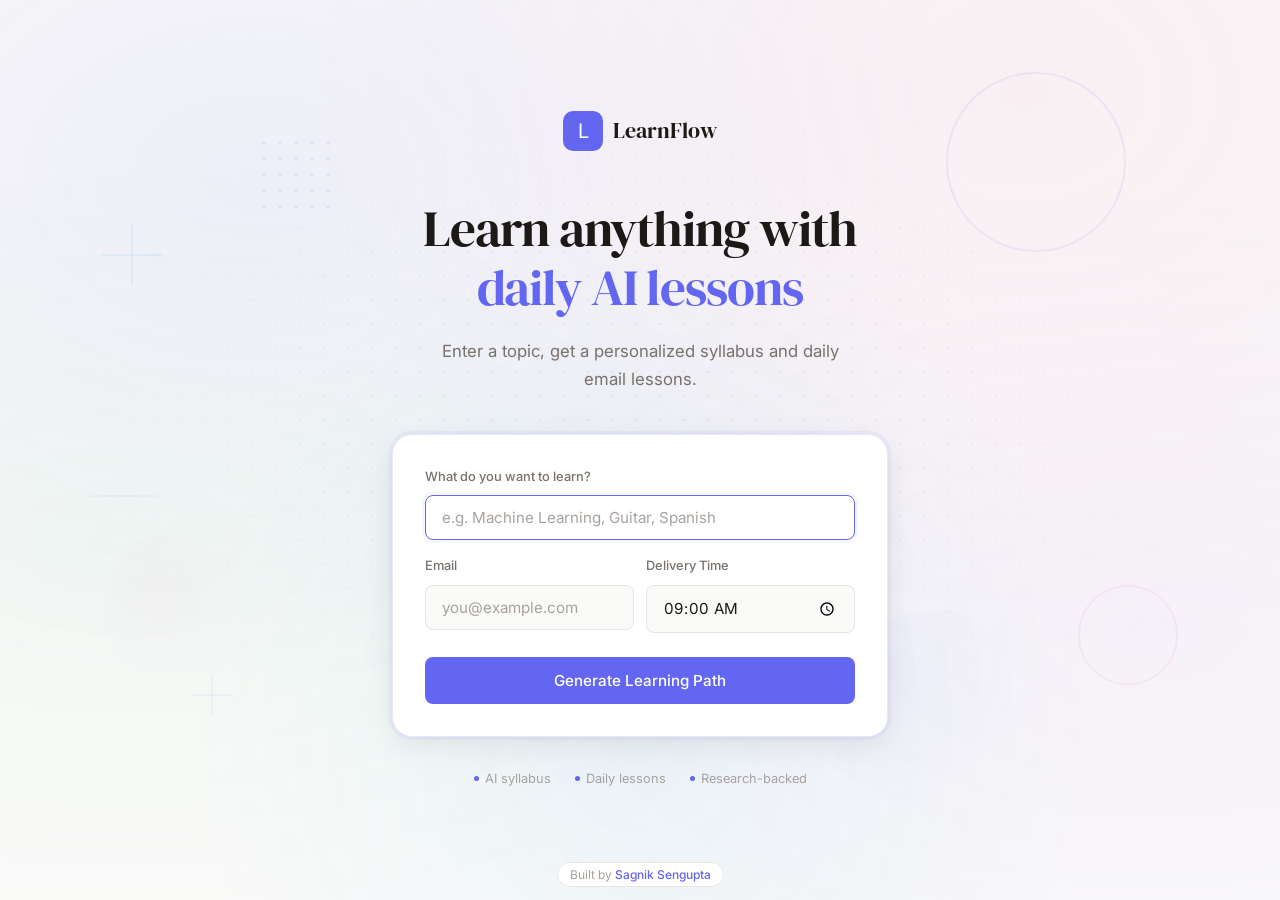
<file: frontend/index.html>
<!DOCTYPE html>
<html lang="en">
<head>
  <meta charset="UTF-8" />
  <meta name="viewport" content="width=device-width, initial-scale=1.0" />
  <title>LearnFlow</title>
  <link rel="stylesheet" href="index.css" />
</head>
<body>

  <section id="hero-view" class="view active">
    <div class="bg-mesh"></div>
    <div class="bg-dots"></div>
    <div class="bg-shapes">
      <div class="shape shape-ring"></div>
      <div class="shape shape-ring shape-ring-sm"></div>
      <div class="shape shape-cross"></div>
      <div class="shape shape-cross shape-cross-sm"></div>
      <div class="shape shape-dots"></div>
      <div class="shape shape-line"></div>
      <div class="shape shape-blob"></div>
      <div class="shape shape-blob shape-blob-sm"></div>
    </div>
    <div class="hero-content">
      <div class="brand">
        <div class="brand-icon">L</div>
        <span class="brand-name">LearnFlow</span>
      </div>

      <h1 class="hero-heading">
        Learn anything with <br /><span class="highlight">daily AI lessons</span>
      </h1>

      <p class="hero-subtitle">
        Enter a topic, get a personalized syllabus and daily email lessons.
      </p>

      <div class="input-card">
        <form id="topic-form">
          <div class="input-group">
            <label for="topic-input">What do you want to learn?</label>
            <input id="topic-input" type="text" placeholder="e.g. Machine Learning, Guitar, Spanish" required />
          </div>

          <div class="input-row">
            <div class="input-group">
              <label for="email-input">Email</label>
              <input id="email-input" type="email" placeholder="you@example.com" required />
            </div>
            <div class="input-group">
              <label for="delivery-time-input">Delivery Time</label>
              <input id="delivery-time-input" type="time" value="09:00" required />
            </div>
          </div>

          <button type="submit" class="btn-generate" id="generate-btn">
            <span id="btn-text">Generate Learning Path</span>
            <span class="shimmer" id="btn-shimmer" style="display:none;"></span>
          </button>
        </form>
      </div>

      <div class="features-strip">
        <div class="feature-item"><span class="dot"></span>AI syllabus</div>
        <div class="feature-item"><span class="dot"></span>Daily lessons</div>
        <div class="feature-item"><span class="dot"></span>Research-backed</div>
      </div>
    </div>
  </section>

  <section id="loading-view" class="view">
    <div class="loading-spinner"></div>
    <div class="loading-text">
      <h2 id="loading-topic-label">Designing your syllabus…</h2>
      <p>This takes about 15–30 seconds</p>
    </div>
    <div class="loading-steps">
      <div class="loading-step" id="step-analyze"><span class="step-icon">○</span>Analyzing topic complexity</div>
      <div class="loading-step" id="step-structure"><span class="step-icon">○</span>Structuring learning path</div>
      <div class="loading-step" id="step-generate"><span class="step-icon">○</span>Generating daily lessons</div>
      <div class="loading-step" id="step-save"><span class="step-icon">○</span>Saving your progress</div>
    </div>
  </section>

  <section id="syllabus-view" class="view">
    <div class="syllabus-header">
      <button class="back-btn" id="back-to-hero">← Back</button>
      <h1 id="syllabus-title"></h1>
      <p class="meta"><span id="syllabus-days-count"></span> days · Daily lessons at <span id="syllabus-delivery-time"></span></p>
    </div>
    <div class="bento-grid" id="syllabus-bento"></div>
    <div class="subscribe-section" id="subscribe-section">
      <div class="subscribe-card">
        <div class="subscribe-info">
          <h3>Ready to start learning?</h3>
          <p>Subscribe and receive daily lessons straight to your inbox at <span id="subscribe-time-display"></span></p>
        </div>
        <button class="btn-subscribe" id="btn-subscribe">
          <span id="btn-subscribe-text">Subscribe & Start Learning</span>
        </button>
      </div>
    </div>
  </section>

  <section id="newsletter-view" class="view">
    <div class="newsletter-header">
      <button class="back-btn" id="back-to-syllabus">← Back to Syllabus</button>
    </div>
    <div class="newsletter-content">
      <div class="newsletter-body" id="newsletter-body"></div>
    </div>
  </section>

  <div class="toast-container" id="toast-container"></div>
  <footer class="site-footer"><span>Built by <a href="https://github.com/Sagnik2503/LearnFLow" target="_blank">Sagnik Sengupta</a></span></footer>

  <script src="config.js"></script>
  <script src="app.js"></script>
</body>
</html>
</file>
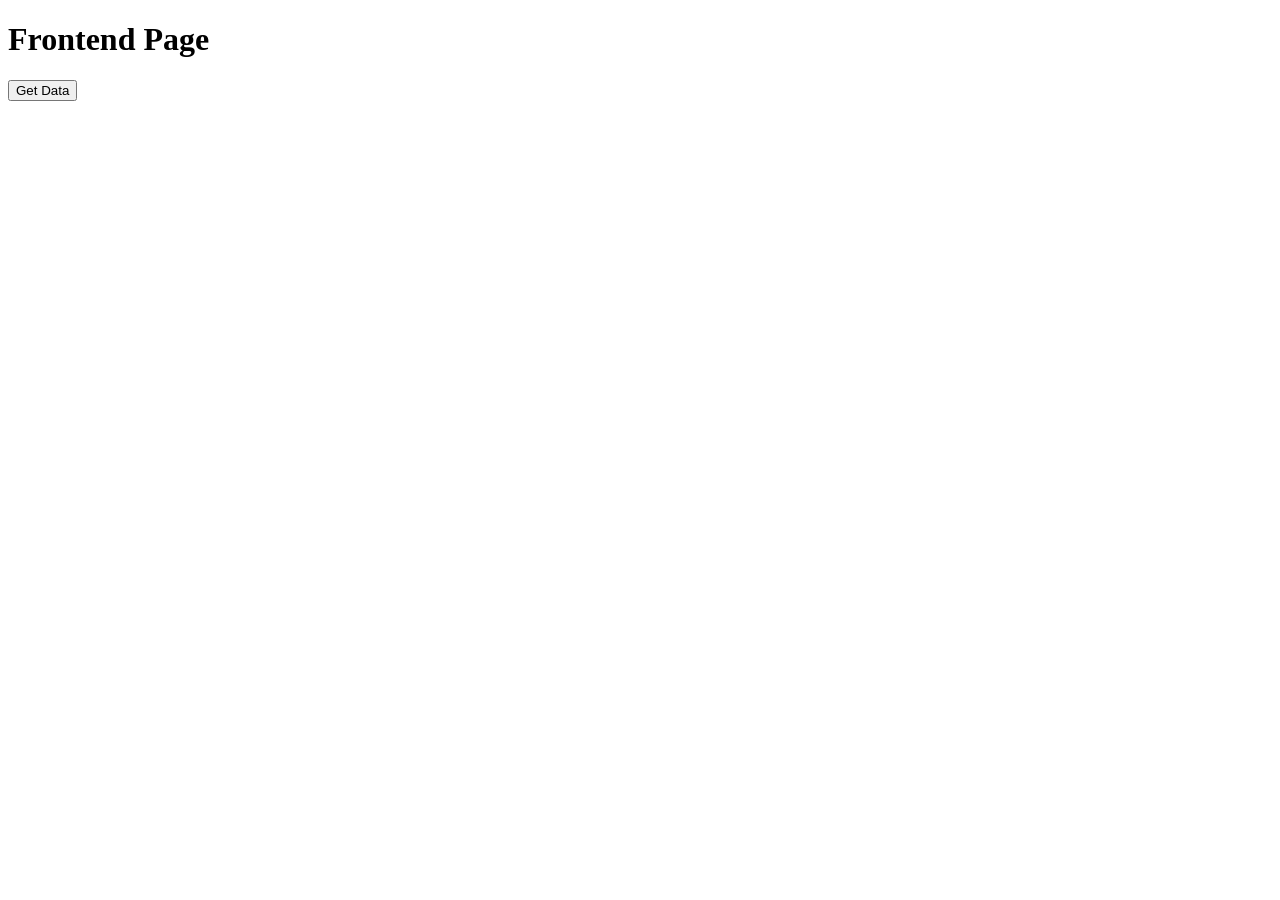
<file: test/test_frontend_index.html>
<!DOCTYPE html>
<html>
<head>
    <title>Frontend</title>
</head>
<body>

<h1>Frontend Page</h1>
<button onclick="getData()">Get Data</button>

<p id="output"></p>

<script>
async function getData() {
    const response = await fetch("http://localhost:8000/api/hello");
    const data = await response.json();
    document.getElementById("output").innerText = data.message;
}
</script>

</body>
</html>
</file>
<file: frontend/index.css>
/* ═══════════════════════════════════════════════════════
   LearnFlow — Light Minimal Design System
   ═══════════════════════════════════════════════════════ */

@import url('https://fonts.googleapis.com/css2?family=Inter:wght@300;400;500;600;700&family=DM+Serif+Display&display=swap');

:root {
  --bg: #fafaf9;
  --bg-elevated: #ffffff;
  --bg-subtle: #f5f5f4;
  --border: #e7e5e4;
  --border-hover: #d6d3d1;

  --text: #1c1917;
  --text-secondary: #78716c;
  --text-muted: #a8a29e;

  --accent: #6366f1;
  --accent-hover: #4f46e5;
  --accent-subtle: rgba(99, 102, 241, 0.06);
  --accent-border: rgba(99, 102, 241, 0.15);

  --success: #059669;
  --success-subtle: rgba(5, 150, 105, 0.06);
  --error: #dc2626;
  --error-subtle: rgba(220, 38, 38, 0.06);

  --radius-sm: 8px;
  --radius-md: 12px;
  --radius-lg: 16px;
  --radius-xl: 20px;

  --shadow-sm: 0 1px 2px rgba(0,0,0,0.04);
  --shadow-md: 0 4px 16px rgba(0,0,0,0.06);
  --shadow-lg: 0 8px 32px rgba(0,0,0,0.08);

  --ease: cubic-bezier(0.4, 0, 0.2, 1);
}

*, *::before, *::after {
  margin: 0;
  padding: 0;
  box-sizing: border-box;
}

html {
  scroll-behavior: smooth;
  -webkit-font-smoothing: antialiased;
}

body {
  font-family: 'Inter', -apple-system, sans-serif;
  background: var(--bg);
  color: var(--text);
  min-height: 100vh;
  line-height: 1.6;
  overflow-x: hidden;
}

/* ── Mesh Gradient Background ─────────────────── */
.bg-mesh {
  position: fixed;
  inset: 0;
  z-index: 0;
  pointer-events: none;
  background:
    radial-gradient(at 20% 20%, rgba(99, 102, 241, 0.08) 0%, transparent 50%),
    radial-gradient(at 80% 10%, rgba(236, 72, 153, 0.06) 0%, transparent 50%),
    radial-gradient(at 50% 80%, rgba(14, 165, 233, 0.06) 0%, transparent 50%),
    radial-gradient(at 90% 70%, rgba(168, 85, 247, 0.05) 0%, transparent 50%),
    radial-gradient(at 10% 60%, rgba(34, 197, 94, 0.04) 0%, transparent 50%);
}

/* ── Dot Grid ─────────────────────────────────── */
.bg-dots {
  position: fixed;
  inset: 0;
  z-index: 0;
  pointer-events: none;
  background-image: radial-gradient(circle, rgba(0,0,0,0.06) 1px, transparent 1px);
  background-size: 24px 24px;
  mask-image: radial-gradient(ellipse 70% 60% at 50% 45%, black 10%, transparent 70%);
  -webkit-mask-image: radial-gradient(ellipse 70% 60% at 50% 45%, black 10%, transparent 70%);
}

/* ── Floating Shapes ──────────────────────────── */
.bg-shapes {
  position: fixed;
  inset: 0;
  z-index: 0;
  pointer-events: none;
  overflow: hidden;
}

.shape {
  position: absolute;
  opacity: 0.6;
}

/* Ring */
.shape-ring {
  width: 180px;
  height: 180px;
  border: 2px solid rgba(99, 102, 241, 0.15);
  border-radius: 50%;
  top: 8%;
  right: 12%;
  animation: floatShape1 22s ease-in-out infinite;
}

.shape-ring-sm {
  width: 100px;
  height: 100px;
  border-color: rgba(236, 72, 153, 0.12);
  top: 65%;
  right: 8%;
  animation: floatShape2 18s ease-in-out infinite;
}

/* Cross */
.shape-cross {
  width: 60px;
  height: 60px;
  top: 25%;
  left: 8%;
  animation: floatShape3 20s ease-in-out infinite, rotateShape 30s linear infinite;
}

.shape-cross::before,
.shape-cross::after {
  content: '';
  position: absolute;
  background: rgba(14, 165, 233, 0.12);
}

.shape-cross::before {
  width: 2px;
  height: 100%;
  left: 50%;
  transform: translateX(-50%);
}

.shape-cross::after {
  width: 100%;
  height: 2px;
  top: 50%;
  transform: translateY(-50%);
}

.shape-cross-sm {
  width: 40px;
  height: 40px;
  top: 75%;
  left: 15%;
  animation: floatShape1 25s ease-in-out infinite, rotateShape 25s linear infinite reverse;
}

.shape-cross-sm::before,
.shape-cross-sm::after {
  background: rgba(168, 85, 247, 0.1);
}

/* Dot cluster */
.shape-dots {
  top: 15%;
  left: 20%;
  width: 80px;
  height: 80px;
  background-image: radial-gradient(circle, rgba(99, 102, 241, 0.15) 2px, transparent 2px);
  background-size: 16px 16px;
  animation: floatShape2 16s ease-in-out infinite;
}

/* Line */
.shape-line {
  width: 120px;
  height: 2px;
  background: linear-gradient(90deg, transparent, rgba(99, 102, 241, 0.12), transparent);
  top: 55%;
  left: 5%;
  animation: floatShape3 14s ease-in-out infinite;
}

/* Blobs */
.shape-blob {
  width: 200px;
  height: 200px;
  bottom: 10%;
  right: 20%;
  background: radial-gradient(circle at 30% 30%, rgba(99, 102, 241, 0.06), transparent 70%);
  border-radius: 60% 40% 50% 50% / 50% 60% 40% 50%;
  animation: floatShape1 24s ease-in-out infinite, morphBlob 12s ease-in-out infinite;
}

.shape-blob-sm {
  width: 140px;
  height: 140px;
  bottom: 25%;
  left: 8%;
  background: radial-gradient(circle at 40% 40%, rgba(236, 72, 153, 0.05), transparent 70%);
  border-radius: 40% 60% 50% 50% / 60% 40% 60% 40%;
  animation: floatShape2 20s ease-in-out infinite, morphBlob 15s ease-in-out infinite reverse;
}

@keyframes floatShape1 {
  0%, 100% { transform: translate(0, 0); }
  33% { transform: translate(20px, -15px); }
  66% { transform: translate(-10px, 10px); }
}

@keyframes floatShape2 {
  0%, 100% { transform: translate(0, 0); }
  33% { transform: translate(-15px, 20px); }
  66% { transform: translate(10px, -10px); }
}

@keyframes floatShape3 {
  0%, 100% { transform: translate(0, 0); }
  33% { transform: translate(15px, 15px); }
  66% { transform: translate(-15px, -5px); }
}

@keyframes rotateShape {
  to { transform: rotate(360deg); }
}

@keyframes morphBlob {
  0%, 100% { border-radius: 60% 40% 50% 50% / 50% 60% 40% 50%; }
  50% { border-radius: 40% 60% 40% 60% / 60% 40% 60% 40%; }
}

/* ── Views ──────────────────────────────────────── */
.view {
  display: none;
  opacity: 0;
  transition: opacity 0.5s var(--ease);
}
.view.active {
  display: flex;
  flex-direction: column;
  opacity: 1;
}

/* ═══════════════════════════════════════════════════════
   HERO
   ═══════════════════════════════════════════════════════ */
#hero-view {
  height: 100vh;
  overflow: hidden;
  align-items: center;
  justify-content: center;
  position: relative;
}

.hero-content {
  position: relative;
  z-index: 1;
  max-width: 560px;
  padding: 2rem;
  text-align: center;
  animation: fadeUp 0.8s var(--ease) both;
}

@keyframes fadeUp {
  from { opacity: 0; transform: translateY(20px); }
  to { opacity: 1; transform: translateY(0); }
}

.brand {
  display: inline-flex;
  align-items: center;
  gap: 10px;
  margin-bottom: 3rem;
}

.brand-icon {
  width: 40px;
  height: 40px;
  background: var(--accent);
  border-radius: 10px;
  display: flex;
  align-items: center;
  justify-content: center;
  font-size: 20px;
  color: white;
}

.brand-name {
  font-family: 'DM Serif Display', serif;
  font-size: 1.4rem;
  color: var(--text);
}

.hero-heading {
  font-family: 'DM Serif Display', serif;
  font-size: clamp(2.2rem, 5vw, 3.2rem);
  font-weight: 400;
  line-height: 1.15;
  margin-bottom: 1.25rem;
  letter-spacing: -0.02em;
}

.hero-heading .highlight {
  color: var(--accent);
}

.hero-subtitle {
  font-size: 1.05rem;
  color: var(--text-secondary);
  line-height: 1.7;
  margin-bottom: 2.5rem;
  max-width: 440px;
  margin-left: auto;
  margin-right: auto;
}

/* Input Card */
.input-card {
  background: var(--bg-elevated);
  border: 1px solid var(--border);
  border-radius: var(--radius-xl);
  padding: 2rem;
  box-shadow: var(--shadow-md);
  transition: box-shadow 0.3s var(--ease), border-color 0.3s var(--ease);
}

.input-card:focus-within {
  border-color: var(--accent-border);
  box-shadow: var(--shadow-lg), 0 0 0 3px var(--accent-subtle);
}

.input-group {
  margin-bottom: 1rem;
  text-align: left;
}

.input-group label {
  display: block;
  font-size: 0.8rem;
  font-weight: 500;
  color: var(--text-secondary);
  margin-bottom: 0.5rem;
}

.input-group input {
  width: 100%;
  padding: 12px 16px;
  background: var(--bg);
  border: 1px solid var(--border);
  border-radius: var(--radius-sm);
  color: var(--text);
  font-family: 'Inter', sans-serif;
  font-size: 0.95rem;
  outline: none;
  transition: all 0.2s var(--ease);
}

.input-group input::placeholder {
  color: var(--text-muted);
}

.input-group input:focus {
  border-color: var(--accent);
  background: var(--bg-elevated);
  box-shadow: 0 0 0 3px var(--accent-subtle);
}

.input-row {
  display: grid;
  grid-template-columns: 1fr 1fr;
  gap: 0.75rem;
}

.btn-generate {
  width: 100%;
  padding: 14px;
  margin-top: 0.5rem;
  background: var(--accent);
  border: none;
  border-radius: var(--radius-sm);
  color: white;
  font-family: 'Inter', sans-serif;
  font-size: 0.95rem;
  font-weight: 500;
  cursor: pointer;
  position: relative;
  overflow: hidden;
  transition: background 0.2s var(--ease), transform 0.15s var(--ease);
}

.btn-generate:hover:not(:disabled) {
  background: var(--accent-hover);
}

.btn-generate:active:not(:disabled) {
  transform: scale(0.98);
}

.btn-generate:disabled {
  opacity: 0.5;
  cursor: not-allowed;
}

.features-strip {
  display: flex;
  justify-content: center;
  gap: 1.5rem;
  margin-top: 2rem;
  flex-wrap: wrap;
}

.feature-item {
  display: flex;
  align-items: center;
  gap: 6px;
  color: var(--text-muted);
  font-size: 0.8rem;
}

.feature-item .dot {
  width: 5px;
  height: 5px;
  border-radius: 50%;
  background: var(--accent);
}

/* ═══════════════════════════════════════════════════════
   LOADING
   ═══════════════════════════════════════════════════════ */
#loading-view {
  min-height: 100vh;
  flex-direction: column;
  align-items: center;
  justify-content: center;
  gap: 2rem;
}

.loading-spinner {
  width: 48px;
  height: 48px;
  border: 3px solid var(--border);
  border-top-color: var(--accent);
  border-radius: 50%;
  animation: spin 0.8s linear infinite;
}

@keyframes spin {
  to { transform: rotate(360deg); }
}

.loading-text {
  text-align: center;
}

.loading-text h2 {
  font-family: 'DM Serif Display', serif;
  font-size: 1.3rem;
  font-weight: 400;
  margin-bottom: 0.4rem;
}

.loading-text p {
  color: var(--text-secondary);
  font-size: 0.9rem;
}

.loading-steps {
  display: flex;
  flex-direction: column;
  gap: 0.6rem;
  margin-top: 0.5rem;
}

.loading-step {
  display: flex;
  align-items: center;
  gap: 8px;
  color: var(--text-muted);
  font-size: 0.85rem;
  transition: color 0.3s var(--ease);
}

.loading-step.active {
  color: var(--accent);
}

.loading-step.done {
  color: var(--success);
}

.loading-step .step-icon {
  width: 18px;
  height: 18px;
  border-radius: 50%;
  border: 2px solid currentColor;
  display: flex;
  align-items: center;
  justify-content: center;
  font-size: 9px;
  flex-shrink: 0;
}

.loading-step.active .step-icon {
  border-color: var(--accent);
  animation: pulse 1.5s infinite;
}

.loading-step.done .step-icon {
  border-color: var(--success);
  background: var(--success);
  color: white;
}

@keyframes pulse {
  0%, 100% { box-shadow: 0 0 0 0 var(--accent-subtle); }
  50% { box-shadow: 0 0 0 6px transparent; }
}

/* ═══════════════════════════════════════════════════════
   SYLLABUS
   ═══════════════════════════════════════════════════════ */
#syllabus-view {
  min-height: 100vh;
  padding: 2rem;
  flex-direction: column;
}

.syllabus-header {
  max-width: 680px;
  margin: 0 auto 3rem;
  text-align: center;
  animation: fadeUp 0.6s var(--ease) both;
}

.syllabus-header .back-btn {
  background: none;
  border: 1px solid var(--border);
  color: var(--text-secondary);
  padding: 6px 14px;
  border-radius: 99px;
  font-size: 0.8rem;
  cursor: pointer;
  transition: all 0.2s var(--ease);
  margin-bottom: 2rem;
  display: inline-flex;
  align-items: center;
  gap: 4px;
  font-family: 'Inter', sans-serif;
}

.syllabus-header .back-btn:hover {
  border-color: var(--accent);
  color: var(--accent);
}

.syllabus-header h1 {
  font-family: 'DM Serif Display', serif;
  font-size: clamp(1.8rem, 4.5vw, 2.8rem);
  font-weight: 400;
  margin-bottom: 0.5rem;
  letter-spacing: -0.015em;
  color: var(--text);
}

.syllabus-header .meta {
  color: var(--text-secondary);
  font-size: 0.9rem;
}

.syllabus-header .meta span {
  color: var(--text);
  font-weight: 500;
}

.bento-grid {
  max-width: 900px;
  margin: 0 auto 3rem;
  display: grid;
  grid-template-columns: repeat(3, 1fr);
  gap: 1rem;
  animation: fadeUp 0.6s var(--ease) both;
}

.bento-card {
  background: var(--bg-elevated);
  border: 1.5px solid var(--border);
  border-radius: var(--radius-lg);
  padding: 1.5rem;
  transition: all 0.25s var(--ease);
  opacity: 0;
  transform: translateY(12px);
  animation: cardIn 0.4s var(--ease) forwards;
  display: flex;
  flex-direction: column;
  min-height: 160px;
  position: relative;
  overflow: hidden;
}

.bento-card:hover {
  border-color: var(--accent);
  box-shadow: var(--shadow-md);
  transform: translateY(-2px);
}

.bento-card.featured {
  grid-column: span 2;
  min-height: 200px;
}

.bento-card.featured-start {
  background: linear-gradient(135deg, var(--accent-subtle) 0%, var(--bg-elevated) 60%);
}

.bento-card.featured-end {
  background: linear-gradient(135deg, rgba(5, 150, 105, 0.06) 0%, var(--bg-elevated) 60%);
}

.bento-card.milestone {
  grid-column: span 2;
  min-height: 180px;
  border-width: 1.5px;
}

@keyframes cardIn {
  to { opacity: 1; transform: translateY(0); }
}

.day-label {
  font-size: 0.65rem;
  font-weight: 700;
  color: var(--accent);
  text-transform: uppercase;
  letter-spacing: 1.5px;
  margin-bottom: 0.75rem;
}

.bento-card.featured-end .day-label {
  color: var(--success);
}

.day-title {
  font-family: 'DM Serif Display', serif;
  font-size: 1.15rem;
  font-weight: 400;
  line-height: 1.35;
  margin-bottom: 0.5rem;
  flex-shrink: 0;
}

.bento-card.featured .day-title {
  font-size: 1.35rem;
}

.day-description {
  font-size: 0.82rem;
  color: var(--text-secondary);
  line-height: 1.6;
  margin-bottom: 0.75rem;
  flex-grow: 1;
}

.day-concepts {
  display: flex;
  flex-wrap: wrap;
  gap: 6px;
  margin-top: auto;
}

.concept-tag {
  padding: 3px 10px;
  background: var(--bg-subtle);
  border: 1px solid var(--border);
  border-radius: 99px;
  font-size: 0.7rem;
  color: var(--text-secondary);
  font-weight: 500;
}

/* ── Subscribe Section ────────────────────────── */
.subscribe-section {
  max-width: 900px;
  margin: 0 auto 3rem;
  animation: fadeUp 0.6s var(--ease) 0.3s both;
}

.subscribe-card {
  background: var(--bg-elevated);
  border: 1px solid var(--border);
  border-radius: var(--radius-xl);
  padding: 2rem 2.5rem;
  display: flex;
  align-items: center;
  justify-content: space-between;
  gap: 2rem;
  box-shadow: var(--shadow-sm);
}

.subscribe-info h3 {
  font-family: 'DM Serif Display', serif;
  font-size: 1.4rem;
  font-weight: 400;
  margin-bottom: 0.4rem;
}

.subscribe-info p {
  color: var(--text-secondary);
  font-size: 0.9rem;
  line-height: 1.6;
}

.subscribe-info p span {
  color: var(--text);
  font-weight: 600;
}

.btn-subscribe {
  padding: 14px 28px;
  background: var(--accent);
  border: none;
  border-radius: var(--radius-md);
  color: white;
  font-family: 'Inter', sans-serif;
  font-size: 0.95rem;
  font-weight: 600;
  cursor: pointer;
  transition: all 0.2s var(--ease);
  white-space: nowrap;
  flex-shrink: 0;
}

.btn-subscribe:hover:not(:disabled) {
  background: var(--accent-hover);
  transform: translateY(-1px);
  box-shadow: var(--shadow-md);
}

.btn-subscribe:active:not(:disabled) {
  transform: scale(0.98);
}

.btn-subscribe:disabled {
  background: var(--success);
  cursor: default;
  transform: none;
  box-shadow: none;
}

.btn-subscribe.subscribed {
  background: var(--success);
}

/* ═══════════════════════════════════════════════════════
   NEWSLETTER
   ═══════════════════════════════════════════════════════ */
#newsletter-view {
  min-height: 100vh;
  padding: 2rem;
  flex-direction: column;
}

.newsletter-header {
  max-width: 680px;
  margin: 0 auto 2rem;
  animation: fadeUp 0.5s var(--ease) both;
}

.newsletter-header .back-btn {
  background: none;
  border: 1px solid var(--border);
  color: var(--text-secondary);
  padding: 6px 14px;
  border-radius: 99px;
  font-size: 0.8rem;
  cursor: pointer;
  transition: all 0.2s var(--ease);
  display: inline-flex;
  align-items: center;
  gap: 4px;
  font-family: 'Inter', sans-serif;
}

.newsletter-header .back-btn:hover {
  border-color: var(--accent);
  color: var(--accent);
}

.newsletter-content {
  max-width: 680px;
  margin: 0 auto;
  background: var(--bg-elevated);
  border: 1px solid var(--border);
  border-radius: var(--radius-xl);
  padding: 3rem;
  box-shadow: var(--shadow-sm);
  animation: fadeUp 0.6s var(--ease) 0.1s both;
}

.newsletter-body h1 {
  font-family: 'DM Serif Display', serif;
  font-size: 2rem;
  font-weight: 400;
  margin-bottom: 1.5rem;
  letter-spacing: -0.01em;
}

.newsletter-body h2 {
  font-family: 'DM Serif Display', serif;
  font-size: 1.35rem;
  font-weight: 400;
  margin: 2rem 0 0.75rem;
  padding-bottom: 0.4rem;
  border-bottom: 1px solid var(--border);
}

.newsletter-body h3 {
  font-size: 1rem;
  font-weight: 600;
  margin: 1.25rem 0 0.4rem;
  color: var(--accent);
}

.newsletter-body p {
  color: var(--text-secondary);
  margin-bottom: 1rem;
  line-height: 1.8;
}

.newsletter-body strong {
  color: var(--text);
  font-weight: 600;
}

.newsletter-body hr {
  border: none;
  height: 1px;
  background: var(--border);
  margin: 1.5rem 0;
}

.newsletter-body blockquote {
  border-left: 3px solid var(--accent);
  padding: 0.75rem 1.25rem;
  margin: 1.25rem 0;
  background: var(--accent-subtle);
  border-radius: 0 var(--radius-sm) var(--radius-sm) 0;
}

.newsletter-body blockquote p {
  color: var(--text);
  margin-bottom: 0;
}

.newsletter-body blockquote.example-block {
  border-left-color: var(--text-muted);
  background: var(--bg-subtle);
}

.newsletter-body blockquote.example-block .block-label {
  color: var(--text-secondary);
  font-weight: 600;
}

.newsletter-body a {
  color: var(--accent);
  text-decoration: none;
  border-bottom: 1px solid transparent;
  transition: border-color 0.2s;
}

.newsletter-body a:hover {
  border-bottom-color: var(--accent);
}

.newsletter-body ul, .newsletter-body ol {
  padding-left: 1.25rem;
  margin-bottom: 1rem;
}

.newsletter-body li {
  color: var(--text-secondary);
  margin-bottom: 0.3rem;
  line-height: 1.7;
}

.newsletter-body code {
  padding: 2px 6px;
  background: var(--bg-subtle);
  border-radius: 4px;
  font-size: 0.85em;
  color: var(--accent);
}

.newsletter-body pre {
  background: var(--bg-subtle);
  border: 1px solid var(--border);
  border-radius: var(--radius-sm);
  padding: 1rem;
  overflow-x: auto;
  margin: 1.25rem 0;
}

.newsletter-body pre code {
  background: none;
  padding: 0;
  color: var(--text);
}

/* Skeleton */
.newsletter-skeleton {
  animation: fadeUp 0.4s var(--ease) both;
}

.skeleton-line {
  height: 14px;
  background: linear-gradient(90deg, var(--bg-subtle) 25%, #e7e5e4 50%, var(--bg-subtle) 75%);
  background-size: 200% 100%;
  border-radius: 4px;
  margin-bottom: 8px;
  animation: shimmer 1.5s infinite;
}

.skeleton-line.short { width: 60%; }
.skeleton-line.medium { width: 80%; }
.skeleton-line.heading {
  height: 24px;
  width: 70%;
  margin-bottom: 16px;
  border-radius: 6px;
}

@keyframes shimmer {
  0% { background-position: 200% 0; }
  100% { background-position: -200% 0; }
}

/* ── Newsletter Editorial Styles ──────────────── */

/* Citation superscripts */
.newsletter-body .citation a {
  color: var(--accent);
  font-size: 0.75em;
  font-weight: 600;
  text-decoration: none;
  vertical-align: super;
  margin: 0 1px;
  line-height: 1;
}

.newsletter-body .citation a:hover {
  border-bottom: none;
  opacity: 0.7;
}

/* Sources section */
.newsletter-body .sources,
.newsletter-body p:has(strong:first-child:contains("Sources")) {
  margin-top: 1.5rem;
  padding-top: 1rem;
  border-top: 1px solid var(--border);
}

.newsletter-body .sources-list,
.newsletter-body ul.sources {
  list-style: none;
  counter-reset: source;
  padding-left: 0;
  margin: 0.75rem 0 0;
}

.newsletter-body .sources-list li,
.newsletter-body ul.sources li {
  counter-increment: source;
  padding: 0.4rem 0;
  font-size: 0.85rem;
  color: var(--text-secondary);
  border-bottom: 1px solid var(--border);
  line-height: 1.5;
}

.newsletter-body .sources-list li:last-child,
.newsletter-body ul.sources li:last-child {
  border-bottom: none;
}

.newsletter-body .sources-list li::before,
.newsletter-body ul.sources li::before {
  content: counter(source) ". ";
  font-weight: 600;
  color: var(--accent);
  margin-right: 4px;
}

/* "Did you know?" callout */
.newsletter-body .callout {
  background: var(--bg-subtle);
  border-left: 3px solid var(--accent);
  padding: 1rem 1.25rem;
  margin: 1.5rem 0;
  border-radius: 0 var(--radius-sm) var(--radius-sm) 0;
}

/* Bare URL fallback — prevent overflow */
.newsletter-body .bare-url {
  word-break: break-all;
  overflow-wrap: break-word;
  font-size: 0.85em;
  color: var(--accent);
}

/* Improved horizontal rules */
.newsletter-body hr {
  border: none;
  height: 1px;
  background: var(--border);
  margin: 2rem 0;
}

/* Typography refinements */
.newsletter-body p {
  line-height: 1.7;
}

.newsletter-body h2 {
  margin-top: 2.5rem;
}

/* Sources bold text styling */
.newsletter-body p strong {
  display: block;
  margin-bottom: 0.5rem;
  font-size: 0.9rem;
  color: var(--text);
}

/* ═══════════════════════════════════════════════════════
   TOAST
   ═══════════════════════════════════════════════════════ */
.toast-container {
  position: fixed;
  top: 20px;
  right: 20px;
  z-index: 9999;
  display: flex;
  flex-direction: column;
  gap: 8px;
}

.toast {
  padding: 12px 16px;
  border-radius: var(--radius-sm);
  background: var(--bg-elevated);
  border: 1px solid var(--border);
  color: var(--text);
  font-size: 0.85rem;
  min-width: 260px;
  max-width: 380px;
  box-shadow: var(--shadow-lg);
  animation: toastIn 0.35s var(--ease) both;
  display: flex;
  align-items: center;
  gap: 8px;
}

.toast.error { border-left: 3px solid var(--error); }
.toast.success { border-left: 3px solid var(--success); }
.toast.info { border-left: 3px solid var(--accent); }

.toast.exit {
  animation: toastOut 0.25s var(--ease) forwards;
}

@keyframes toastIn {
  from { opacity: 0; transform: translateX(30px); }
  to { opacity: 1; transform: translateX(0); }
}

@keyframes toastOut {
  to { opacity: 0; transform: translateX(30px); }
}

/* ── Footer ─────────────────────────────────────── */
.site-footer {
  position: fixed;
  bottom: 16px;
  left: 0;
  right: 0;
  text-align: center;
  font-size: 0.75rem;
  color: var(--text-muted);
  z-index: 10;
  pointer-events: none;
}

.site-footer span {
  background: var(--bg-elevated);
  padding: 4px 12px;
  border-radius: 99px;
  border: 1px solid var(--border);
  pointer-events: auto;
}

.site-footer a {
  color: var(--accent);
  text-decoration: none;
  font-weight: 500;
}

.site-footer a:hover {
  text-decoration: underline;
}

/* ═══════════════════════════════════════════════════════
   RESPONSIVE
   ═══════════════════════════════════════════════════════ */
@media (max-width: 768px) {
  .hero-content { padding: 1.5rem; }
  .input-row { grid-template-columns: 1fr; }
  .input-card { padding: 1.5rem; }
  .features-strip { gap: 1rem; }
  .newsletter-content { padding: 1.5rem; }
  .bento-grid { grid-template-columns: repeat(2, 1fr); }
  .bento-card.featured,
  .bento-card.milestone { grid-column: span 2; }
  .subscribe-card {
    flex-direction: column;
    text-align: center;
    padding: 1.5rem;
  }
  .btn-subscribe { width: 100%; }
}

@media (max-width: 480px) {
  .hero-heading { font-size: 1.8rem; }
  .hero-subtitle { font-size: 0.95rem; }
  .syllabus-header h1 { font-size: 1.5rem; }
  .bento-grid { grid-template-columns: 1fr; }
  .bento-card.featured,
  .bento-card.milestone { grid-column: span 1; }
  .newsletter-body h1 { font-size: 1.4rem; }
}
</file>
